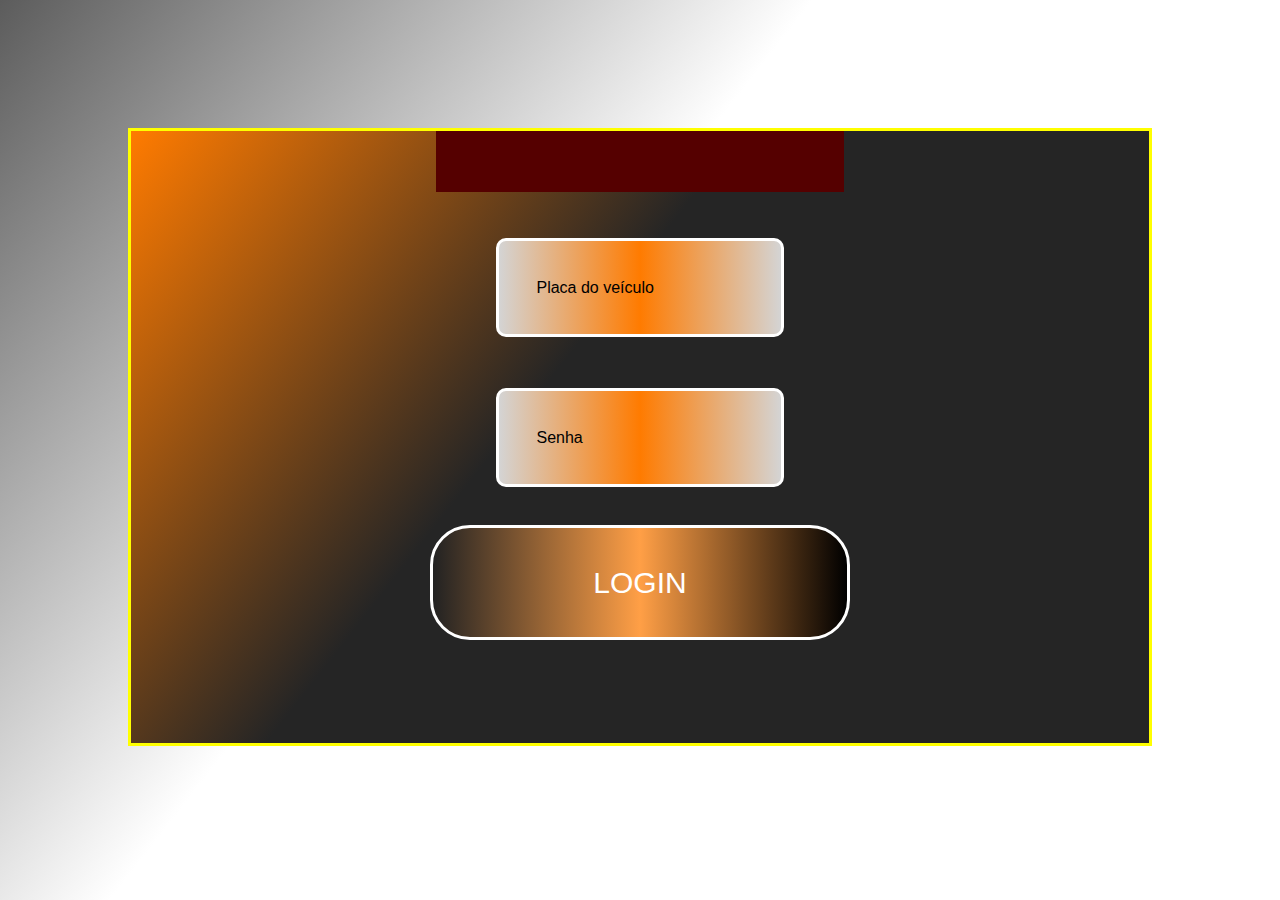
<file: index.html>
<!DOCTYPE html>
<html lang="en">
  <head>
    <meta charset="UTF-8" />
    <meta http-equiv="X-UA-Compatible" content="IE=edge" />
    <meta name="viewport" content="width=device-width, initial-scale=1.0" />
    <link rel="stylesheet" href="./css/main.css" />
    <title>High-End</title>
  </head>
  <body>
    <div class="loginContainer">
      <div class="loginBox">
        <div class="logo"></div>
        <form action="/action_page.php">
          <input
            class="formInput"
            type="text"
            id="plate"
            name="plate"
            placeholder="Placa do veículo"
          />
          <input
            class="formInput"
            type="password"
            id="password"
            name="password"
            placeholder="Senha"
          />
          <input class="button" type="submit" value="LOGIN" />
        </form>
      </div>
    </div>
  </body>
</html>
</file>
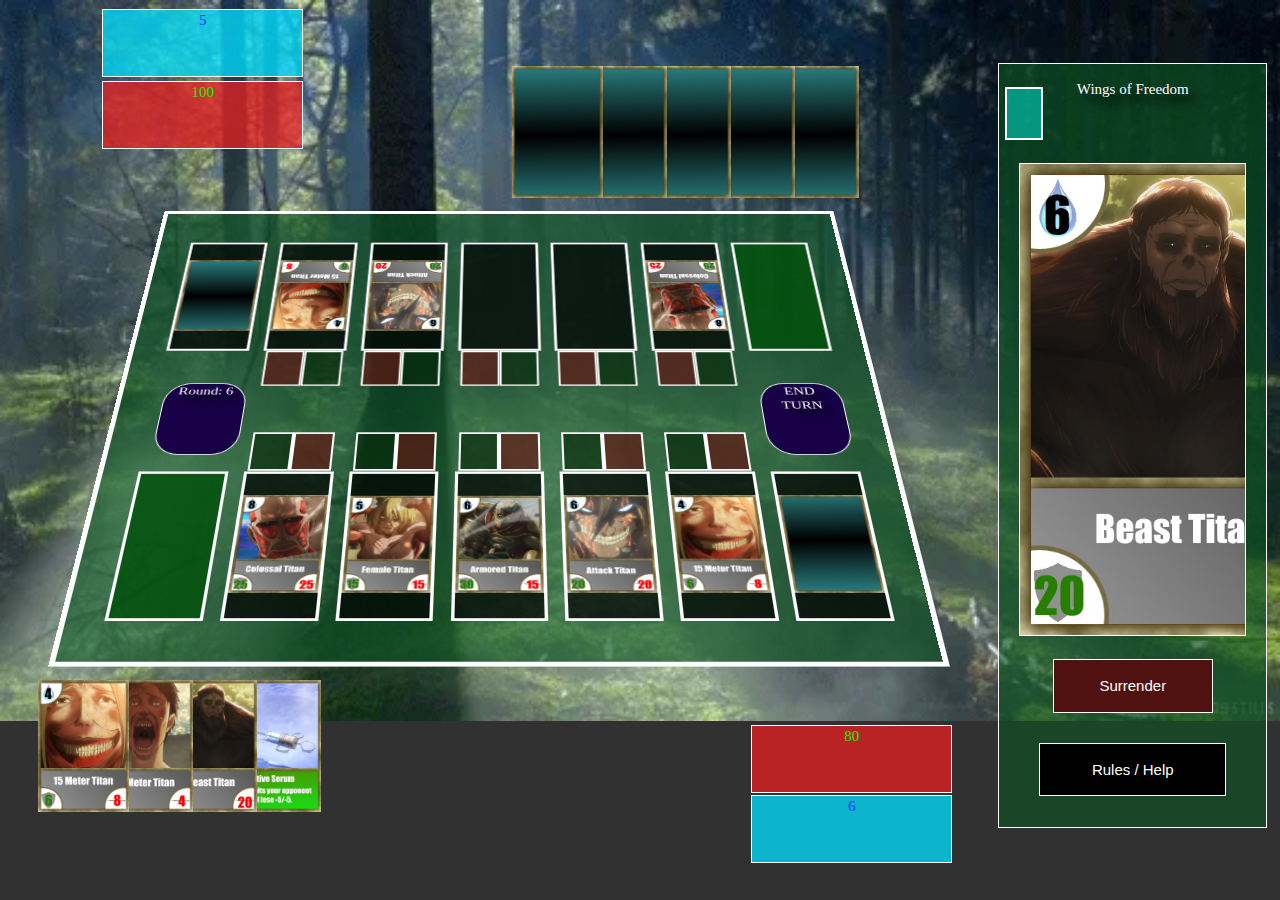
<file: cardgame/wof.html>
<!DOCTYPE html>
<html lang="en">
  <head>
    <meta charset="UTF-8" />
    <meta http-equiv="X-UA-Compatible" content="IE=edge" />
    <meta name="viewport" content="width=device-width, initial-scale=1.0" />
    <title>Wings of Freedom</title>
    <link rel="stylesheet" href="./css/cardgame.css" />
    <link rel="stylesheet" href="./css/info.css" />
    <link rel="stylesheet" href="./css/buttons.css" />
    <link rel="stylesheet" href="./css/hand.css" />
  </head>
  <body>
    <div class="board">
      <div id="passRoundButton">END<br />TURN</div>
      <div id="roundInfo">Round: 6</div>

      <div class="opponentBoard">
        <ul class="boardZoneUl" id="opponentBoardUl">
          <li class="boardZoneLi deckZone" id="opponentDeckZone"></li>
          <li class="boardZoneLi mainZone" id="opponentMainZone5">
            <div id="opponentMonster5Attack" class="statsAttack"></div>
            <div id="opponentMonster5Defense" class="statsDefense"></div>
          </li>
          <li class="boardZoneLi mainZone" id="opponentMainZone4">
            <div id="opponentMonster4Attack" class="statsAttack"></div>
            <div id="opponentMonster4Defense" class="statsDefense"></div>
          </li>
          <li class="boardZoneLi mainZone" id="opponentMainZone3">
            <div id="opponentMonster3Attack" class="statsAttack"></div>
            <div id="opponentMonster3Defense" class="statsDefense"></div>
          </li>
          <li class="boardZoneLi mainZone" id="opponentMainZone2">
            <div id="opponentMonster2Attack" class="statsAttack"></div>
            <div id="opponentMonster2Defense" class="statsDefense"></div>
          </li>
          <li class="boardZoneLi mainZone" id="opponentMainZone1">
            <div id="opponentMonster1Attack" class="statsAttack"></div>
            <div id="opponentMonster1Defense" class="statsDefense"></div>
          </li>
          <li class="boardZoneLi spellZone" id="opponentSpellZone"></li>
        </ul>
      </div>
      <div class="playerBoard">
        <ul class="boardZoneUl" id="playerBoardUl">
          <li class="boardZoneLi spellZone" id="playerSpellZone"></li>
          <li class="boardZoneLi mainZone" id="playerMainZone1">
            <div id="playerMonster1Attack" class="statsAttack"></div>
            <div id="playerMonster1Defense" class="statsDefense"></div>
          </li>
          <li class="boardZoneLi mainZone" id="playerMainZone2">
            <div id="playerMonster2Attack" class="statsAttack"></div>
            <div id="playerMonster2Defense" class="statsDefense"></div>
          </li>
          <li class="boardZoneLi mainZone" id="playerMainZone3">
            <div id="playerMonster3Attack" class="statsAttack"></div>
            <div id="playerMonster3Defense" class="statsDefense"></div>
          </li>
          <li class="boardZoneLi mainZone" id="playerMainZone4">
            <div id="playerMonster4Attack" class="statsAttack"></div>
            <div id="playerMonster4Defense" class="statsDefense"></div>
          </li>
          <li class="boardZoneLi mainZone" id="playerMainZone5">
            <div id="playerMonster5Attack" class="statsAttack"></div>
            <div id="playerMonster5Defense" class="statsDefense"></div>
          </li>
          <li class="boardZoneLi deckZone" id="playerDeckZone"></li>
        </ul>
      </div>
    </div>

    <div class="hpManaBar" id="hpPlayer">80</div>
    <div class="hpManaBar" id="manaPlayer">6</div>

    <div class="hpManaBar" id="hpOpponent">100</div>
    <div class="hpManaBar" id="manaOpponent">5</div>

    <div id="playerHand1" class="cardInHandPlayer"></div>
    <div id="playerHand2" class="cardInHandPlayer"></div>
    <div id="playerHand3" class="cardInHandPlayer"></div>
    <div id="playerHand4" class="cardInHandPlayer"></div>
    <div id="playerHand5" class="cardInHandPlayer"></div>
    <div id="playerHand6" class="cardInHandPlayer"></div>
    <div id="playerHand7" class="cardInHandPlayer"></div>
    <div id="playerHand8" class="cardInHandPlayer"></div>
    <div id="playerHand9" class="cardInHandPlayer"></div>
    <div id="playerHand10" class="cardInHandPlayer"></div>
    <div id="playerHand11" class="cardInHandPlayer"></div>

    <div id="opponentHand1" class="cardInHandOpponent"></div>
    <div id="opponentHand2" class="cardInHandOpponent"></div>
    <div id="opponentHand3" class="cardInHandOpponent"></div>
    <div id="opponentHand4" class="cardInHandOpponent"></div>
    <div id="opponentHand5" class="cardInHandOpponent"></div>
    <div id="opponentHand6" class="cardInHandOpponent"></div>
    <div id="opponentHand7" class="cardInHandOpponent"></div>
    <div id="opponentHand8" class="cardInHandOpponent"></div>
    <div id="opponentHand9" class="cardInHandOpponent"></div>
    <div id="opponentHand10" class="cardInHandOpponent"></div>
    <div id="opponentHand11" class="cardInHandOpponent"></div>

    <div id="info">
      <div id="logoInfo">Wings of Freedom</div>
      <div id="mute"></div>
      <div id="screen"></div>
      <button id="surrenderButton" onClick="window.location.reload()">
        Surrender
      </button>
      <button id="rulesButton">Rules / Help</button>
    </div>
    <script src="./js/new.js"></script>
  </body>
</html>
</file>
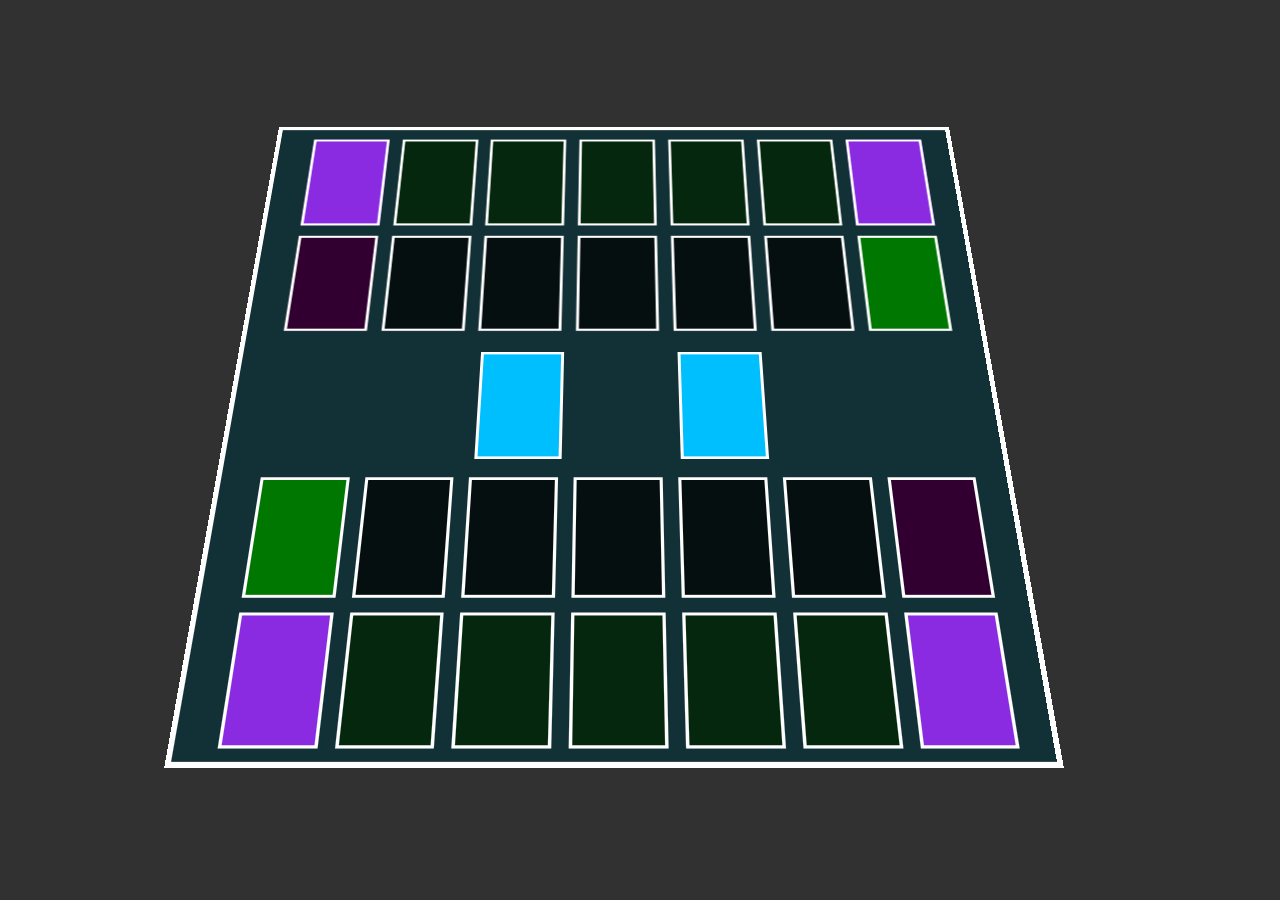
<file: cardgame/arc-v/arc-v.html>
<!DOCTYPE html>
<html lang="en">
  <head>
    <meta charset="UTF-8" />
    <meta http-equiv="X-UA-Compatible" content="IE=edge" />
    <meta name="viewport" content="width=device-width, initial-scale=1.0" />
    <title>Document</title>
    <link rel="stylesheet" href="arc-v.css" />
  </head>
  <body>
    <div class="board">
      <div class="opponentBoard">
        <ul class="boardZoneUl">
              <li class="boardZoneLi deckZone" id="opponentDeckZone"></li>
              <li class="boardZoneLi spellZone" id="opponentSpellZone5"></li>
              <li class="boardZoneLi spellZone" id="opponentSpellZone4"></li>
              <li class="boardZoneLi spellZone" id="opponentSpellZone3"></li>
              <li class="boardZoneLi spellZone" id="opponentSpellZone2"></li>
              <li class="boardZoneLi spellZone" id="opponentSpellZone1"></li>
              <li class="boardZoneLi extraDeckZone" id="opponentExtraDeckZone"></li>
          </ul>
         <ul class="boardZoneUl">
              <li class="boardZoneLi graveyardZone" id="opponentGraveyeardZone"></li>
              <li class="boardZoneLi monsterZone" id="opponentMonsterZone5"></li>
              <li class="boardZoneLi monsterZone" id="opponentMonsterZone4"></li>
              <li class="boardZoneLi monsterZone" id="opponentMonsterZone3"></li>
              <li class="boardZoneLi monsterZone" id="opponentMonsterZone2"></li>
              <li class="boardZoneLi monsterZone" id="opponentMonsterZone1"></li>
              <li class="boardZoneLi fieldZone" id="opponentFieldZone"></li>
          </ul>
      </div>
       <div class="neutralBoard">
          <ul class="boardZoneUl">
              <li class="boardZoneLi extraZone" id="extraZone1"></li>
              <li class="boardZoneLi extraZone" id="extraZoneFiller"></li>
              <li class="boardZoneLi extraZone" id="extraZone2"></li>
          </ul>
        </div>
      <div class="playerBoard">
        <ul class="boardZoneUl">
              <li class="boardZoneLi fieldZone" id="playerFieldZone"></li>
              <li class="boardZoneLi monsterZone" id="playerMonsterZone1"></li>
              <li class="boardZoneLi monsterZone" id="playerMonsterZone2"></li>
              <li class="boardZoneLi monsterZone" id="playerMonsterZone3"></li>
              <li class="boardZoneLi monsterZone" id="playerMonsterZone4"></li>
              <li class="boardZoneLi monsterZone" id="playerMonsterZone5"></li>
              <li class="boardZoneLi graveyardZone" id="playerGraveyeardZone"></li>
          </ul>
         <ul class="boardZoneUl">
              <li class="boardZoneLi extraDeckZone" id="playerExtraDeckZone"></li>
              <li class="boardZoneLi spellZone" id="playerSpellZone1"></li>
              <li class="boardZoneLi spellZone" id="playerSpellZone2"></li>
              <li class="boardZoneLi spellZone" id="playerSpellZone3"></li>
              <li class="boardZoneLi spellZone" id="playerSpellZone4"></li>
              <li class="boardZoneLi spellZone" id="playerSpellZone5"></li>
              <li class="boardZoneLi deckZone" id="playerDeckZone"></li>
          </ul>
      </div>
    </div>
  </body>
  </body>
</html>
</file>
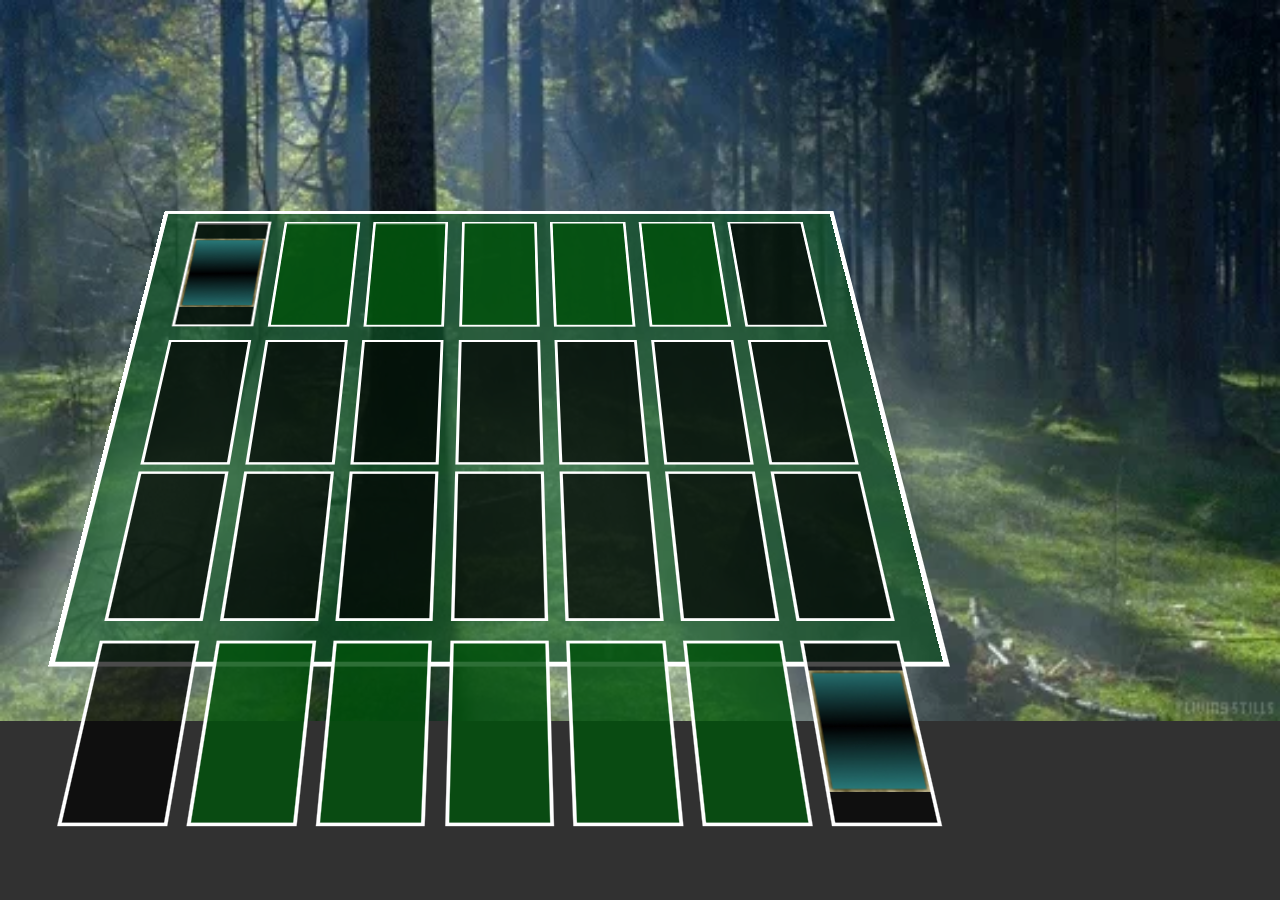
<file: cardgame/bu/cardgame.html>
<!DOCTYPE html>
<html lang="en">
  <head>
    <meta charset="UTF-8" />
    <meta http-equiv="X-UA-Compatible" content="IE=edge" />
    <meta name="viewport" content="width=device-width, initial-scale=1.0" />
    <title>Document</title>
    <link rel="stylesheet" href="../css/cardgame.css" />
  </head>
  <body>
    <div class="board">
      <div class="opponentBoard">
        <ul class="boardZoneUl">
              <li class="boardZoneLi deckZone" id="opponentDeckZone"></li>
              <li class="boardZoneLi spellZone" id="opponentSpellZone5"></li>
              <li class="boardZoneLi spellZone" id="opponentSpellZone4"></li>
              <li class="boardZoneLi spellZone" id="opponentSpellZone3"></li>
              <li class="boardZoneLi spellZone" id="opponentSpellZone2"></li>
              <li class="boardZoneLi spellZone" id="opponentSpellZone1"></li>
              <li class="boardZoneLi extraDeckZone" id="opponentExtraDeckZone"></li>
          </ul>
         <ul class="boardZoneUl">
              <li class="boardZoneLi graveyardZone" id="opponentGraveyeardZone"></li>
              <li class="boardZoneLi monsterZone" id="opponentMonsterZone5"></li>
              <li class="boardZoneLi monsterZone" id="opponentMonsterZone4"></li>
              <li class="boardZoneLi monsterZone" id="opponentMonsterZone3"></li>
              <li class="boardZoneLi monsterZone" id="opponentMonsterZone2"></li>
              <li class="boardZoneLi monsterZone" id="opponentMonsterZone1"></li>
              <li class="boardZoneLi fieldZone" id="opponentFieldZone"></li>
          </ul>
      </div>
       <div class="neutralBoard">
          <ul class="boardZoneUl">
              <li class="boardZoneLi neutralZone" id="neutralZone1"></li>
              <li class="boardZoneLi neutralZone" id="neutralZoneFiller"></li>
              <li class="boardZoneLi neutralZone" id="neutralZone3"></li>
          </ul>
        </div>
      <div class="playerBoard">
        <ul class="boardZoneUl">
              <li class="boardZoneLi fieldZone" id="playerFieldZone"></li>
              <li class="boardZoneLi monsterZone" id="playerMonsterZone1"></li>
              <li class="boardZoneLi monsterZone" id="playerMonsterZone2"></li>
              <li class="boardZoneLi monsterZone" id="playerMonsterZone3"></li>
              <li class="boardZoneLi monsterZone" id="playerMonsterZone4"></li>
              <li class="boardZoneLi monsterZone" id="playerMonsterZone5"></li>
              <li class="boardZoneLi graveyardZone" id="playerGraveyeardZone"></li>
          </ul>
         <ul class="boardZoneUl">
              <li class="boardZoneLi extraDeckZone" id="playerExtraDeckZone"></li>
              <li class="boardZoneLi spellZone" id="playerSpellZone1"></li>
              <li class="boardZoneLi spellZone" id="playerSpellZone2"></li>
              <li class="boardZoneLi spellZone" id="playerSpellZone3"></li>
              <li class="boardZoneLi spellZone" id="playerSpellZone4"></li>
              <li class="boardZoneLi spellZone" id="playerSpellZone5"></li>
              <li class="boardZoneLi deckZone" id="playerDeckZone"></li>
          </ul>
      </div>
    </div>
  </body>
  </body>
</html>
</file>
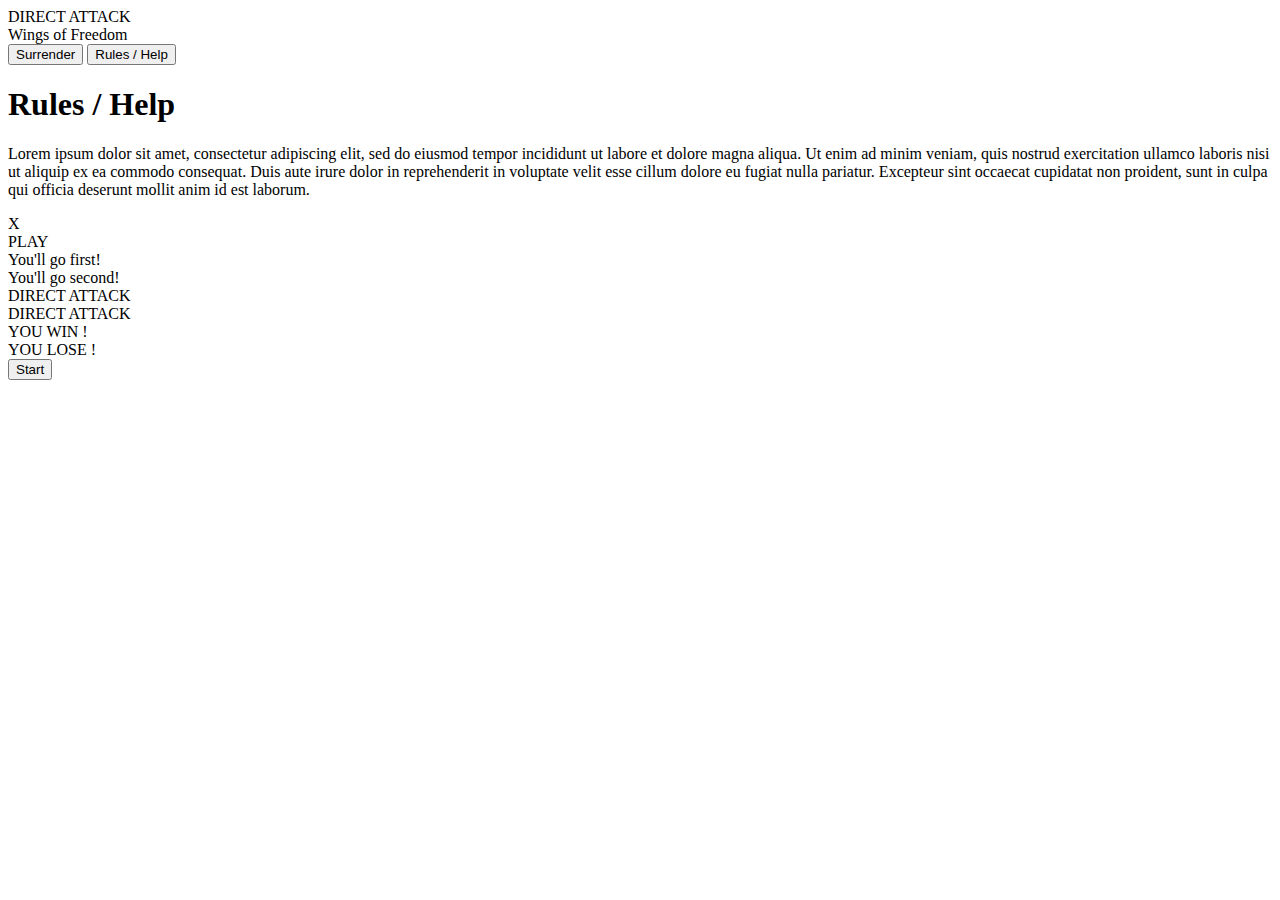
<file: cardgame/bu/cg5.html>
<!DOCTYPE html>
<html lang="en">
  <head>
    <meta charset="UTF-8" />
    <meta name="viewport" content="width=device-width, initial-scale=1.0" />
    <title>Wings of Freedom</title>
    <link rel="stylesheet" href="C:\Users\joao\Desktop\cg\cg5.css" />
  </head>
  <body onload="tittleScreen()">
    <div id="board"></div>

    <audio autoplay>
      <source
        src="file:///C:/Users/joao/Desktop/cg/art/sound/shingeki_no_kyojin_attack_on_titan_fight_theme_5935666973512431596.mp3"
        type="audio/mp3"
      />
    </audio>
    <div id="playerSpellSlot"></div>
    <div id="playerMonsterSlot1"></div>
    <div id="playerMonsterSlot2"></div>
    <div id="playerMonsterSlot3"></div>
    <div id="playerMonsterSlot4"></div>
    <div id="playerMonsterSlot5"></div>
    <div id="playerDeck"></div>

    <div id="opponentDeck"></div>
    <div id="opponentMonsterSlot1"></div>
    <div id="opponentMonsterSlot2"></div>
    <div id="opponentMonsterSlot3"></div>
    <div id="opponentMonsterSlot4"></div>
    <div id="opponentMonsterSlot5"></div>
    <div id="opponentSpellSlot"></div>

    <div id="opponentMonsterSlot1Attacked" class="cardSlotAttacked"></div>
    <div id="opponentMonsterSlot2Attacked" class="cardSlotAttacked"></div>
    <div id="opponentMonsterSlot3Attacked" class="cardSlotAttacked"></div>
    <div id="opponentMonsterSlot4Attacked" class="cardSlotAttacked"></div>
    <div id="opponentMonsterSlot5Attacked" class="cardSlotAttacked"></div>
    <div id="directAttackTarget">DIRECT ATTACK</div>

    <div id="hpPlayer"></div>
    <div id="manaPlayer"></div>

    <div id="hpOpponent"></div>
    <div id="manaOpponent"></div>

    <div id="playerHand1" class="cardInHand"></div>
    <div id="playerHand2" class="cardInHand"></div>
    <div id="playerHand3" class="cardInHand"></div>
    <div id="playerHand4" class="cardInHand"></div>
    <div id="playerHand5" class="cardInHand"></div>
    <div id="playerHand6" class="cardInHand"></div>
    <div id="playerHand7" class="cardInHand"></div>
    <div id="playerHand8" class="cardInHand"></div>
    <div id="playerHand9" class="cardInHand"></div>
    <div id="playerHand10" class="cardInHand"></div>
    <div id="playerHand11" class="cardInHand"></div>

    <div id="opponentHand1" class="cardInOpponentHand"></div>
    <div id="opponentHand2" class="cardInOpponentHand"></div>
    <div id="opponentHand3" class="cardInOpponentHand"></div>
    <div id="opponentHand4" class="cardInOpponentHand"></div>
    <div id="opponentHand5" class="cardInOpponentHand"></div>
    <div id="opponentHand6" class="cardInOpponentHand"></div>
    <div id="opponentHand7" class="cardInOpponentHand"></div>
    <div id="opponentHand8" class="cardInOpponentHand"></div>
    <div id="opponentHand9" class="cardInOpponentHand"></div>
    <div id="opponentHand10" class="cardInOpponentHand"></div>
    <div id="opponentHand11" class="cardInOpponentHand"></div>

    <div id="info">
      <div id="logoInfo">Wings of Freedom</div>
      <div id="mute" onclick="muteUnmute()"></div>
      <div id="screen"></div>
      <button id="surrenderButton" onClick="window.location.reload()">
        Surrender
      </button>
      <button id="rulesButton" onclick="helpButton()">Rules / Help</button>
    </div>

    <div id="rulesHelp">
      <h1>Rules / Help</h1>
      <p>
        Lorem ipsum dolor sit amet, consectetur adipiscing elit, sed do eiusmod
        tempor incididunt ut labore et dolore magna aliqua. Ut enim ad minim
        veniam, quis nostrud exercitation ullamco laboris nisi ut aliquip ex ea
        commodo consequat. Duis aute irure dolor in reprehenderit in voluptate
        velit esse cillum dolore eu fugiat nulla pariatur. Excepteur sint
        occaecat cupidatat non proident, sunt in culpa qui officia deserunt
        mollit anim id est laborum.
      </p>
    </div>
    <div id="rulesHelpX" onclick="closeHelp()">X</div>

    <div id="clickedCard"></div>
    <div id="clickedCardField"></div>
    <div id="playCard" onclick="playCard()">PLAY</div>
    <div id="currentRound"></div>
    <div id="attackButton" onclick="attack()"></div>
    <div id="passRoundButton" onclick="passRound()"></div>
    <div id="roundAlert"></div>

    <div id="youGoFirst">You'll go first!</div>
    <div id="youGoSecond">You'll go second!</div>

    <div id="playerMonster1Attack" class="statsAttack"></div>
    <div id="playerMonster1Defense" class="statsDefense"></div>

    <div id="playerMonster2Attack" class="statsAttack"></div>
    <div id="playerMonster2Defense" class="statsDefense"></div>

    <div id="playerMonster3Attack" class="statsAttack"></div>
    <div id="playerMonster3Defense" class="statsDefense"></div>

    <div id="playerMonster4Attack" class="statsAttack"></div>
    <div id="playerMonster4Defense" class="statsDefense"></div>

    <div id="playerMonster5Attack" class="statsAttack"></div>
    <div id="playerMonster5Defense" class="statsDefense"></div>

    <div id="opponentMonster1Attack" class="statsAttack"></div>
    <div id="opponentMonster1Defense" class="statsDefense"></div>

    <div id="opponentMonster2Attack" class="statsAttack"></div>
    <div id="opponentMonster2Defense" class="statsDefense"></div>

    <div id="opponentMonster3Attack" class="statsAttack"></div>
    <div id="opponentMonster3Defense" class="statsDefense"></div>

    <div id="opponentMonster4Attack" class="statsAttack"></div>
    <div id="opponentMonster4Defense" class="statsDefense"></div>

    <div id="opponentMonster5Attack" class="statsAttack"></div>
    <div id="opponentMonster5Defense" class="statsDefense"></div>

    <div id="opponent1AttackAnimation"></div>
    <div id="opponent2AttackAnimation"></div>
    <div id="opponent3AttackAnimation"></div>
    <div id="opponent4AttackAnimation"></div>
    <div id="opponent5AttackAnimation"></div>

    <div id="player1AttackAnimation"></div>
    <div id="player2AttackAnimation"></div>
    <div id="player3AttackAnimation"></div>
    <div id="player4AttackAnimation"></div>
    <div id="player5AttackAnimation"></div>
    <div id="directAttackAnimation">DIRECT ATTACK</div>
    <div id="directAttackPlayerAnimation">DIRECT ATTACK</div>

    <div id="coin">
      <div id="front"></div>
      <div id="back"></div>
    </div>

    <div id="youWin">YOU WIN !</div>
    <div id="youLose">YOU LOSE !</div>

    <div id="playerMonsterSlot1Attacked" class="cardSlotAttacked"></div>
    <div id="playerMonsterSlot2Attacked" class="cardSlotAttacked"></div>
    <div id="playerMonsterSlot3Attacked" class="cardSlotAttacked"></div>
    <div id="playerMonsterSlot4Attacked" class="cardSlotAttacked"></div>
    <div id="playerMonsterSlot5Attacked" class="cardSlotAttacked"></div>

    <div id="startScreen"></div>
    <div id="logo"></div>
    <button id="startButton" onclick="start()">Start</button>

    <script src="C:\Users\joao\Desktop\cg\cg5.js"></script>
  </body>
</html>
</file>
<file: css/main.css>
* {
  padding: 0;
  margin: 0;
  box-sizing: border-box;
}

.loginContainer {
  background-image: linear-gradient(
    128deg,
    rgba(92, 92, 92, 1) 0%,
    rgba(255, 255, 255, 1) 41%
  );
  height: 100vh;
  width: 100vw;
  padding-top: 10%;
}

.loginBox {
  border: 3px solid yellow;
  margin: auto;
  height: 80%;
  width: 80%;
  background-image: linear-gradient(
    128deg,
    rgb(255, 123, 0) 0%,
    rgb(37, 37, 37) 41%
  );
  text-align: center;
}

form {
  display: inline-block;
  /* border: 3px solid rgb(0, 8, 119); */
  line-height: 150px;
}

form ::placeholder {
  color: rgb(0, 0, 0);
}

.logo {
  margin-left: 30%;
  height: 10%;
  width: 40%;
  background: rgb(85, 0, 0);
  margin-bottom: 2%;
}

.formLabel {
  font-size: 40px;
  color: rgb(255, 68, 0);
  margin: auto;
}

.formInput {
  background: #2b2b2b;
  background: -webkit-linear-gradient(to right, #d4d4d4, #ff7b00, #d4d4d4);
  background: linear-gradient(to right, #d4d4d4, #ff7b00, #d4d4d4);
  padding: 7%;
  border: 3px solid rgb(255, 255, 255);
  border-radius: 10px;
  font-size: 16px;
  color: white;
  transition: 0.3s;
}

.formInput:hover {
  background: #2b2b2b;
  background: -webkit-linear-gradient(to right, #222222, #ff9f46, #000000);
  background: linear-gradient(to right, #222222, #ff9f46, #000000);
  transform: scale(1.075);
  transition: 0.3s;
  border: 3px solid rgb(148, 148, 148);
  color: white;
}

.button {
  background: #ffffff;
  background: -webkit-linear-gradient(to right, #222222, #ff9f46, #000000);
  background: linear-gradient(to right, #222222, #ff9f46, #000000);
  border-radius: 40px;
  cursor: pointer;
  font-size: 30px;
  padding: 7%;
  padding-left: 30%;
  padding-right: 30%;
  color: rgb(255, 255, 255);
  border: 3px solid rgb(255, 255, 255);
  transition: 0.3s;
}

.button:hover {
  background: #2b2b2b;
  background: -webkit-linear-gradient(to right, #d4d4d4, #ff7b00, #d4d4d4);
  background: linear-gradient(to right, #d4d4d4, #ff7b00, #d4d4d4);
  transform: scale(1.075);
  transition: 0.3s;
  border: 3px solid rgb(148, 148, 148);
  color: rgb(0, 0, 0);
  font-size: 31px;
}
</file>
<file: cardgame/css/cardgame.css>
* {
  box-sizing: border-box;
  margin: 0;
  padding: 0;
}

.statsAttack {
  background: rgba(102, 16, 16, 0.637);
  position: absolute;
  border: 2px solid rgb(255, 255, 255);
  height: 30%;
  width: 50%;
  left: 50%;
  top: -32%;
}

.statsDefense {
  background: rgba(4, 37, 8, 0.637);
  position: absolute;
  border: 2px solid rgb(255, 255, 255);
  height: 30%;
  width: 50%;
  top: -32%;
}

body {
  background: rgb(49, 49, 49);
  background-image: url("../art/giphy.webp");
  background-repeat: no-repeat;
  background-size: cover;
}

.board {
  background-color: rgba(11, 83, 33, 0.637);
  position: absolute;
  width: 60%;
  height: 70%;
  top: 10%;
  border: 5px solid rgb(255, 255, 255);
  left: 9%;
  transform: perspective(1500px) rotateX(45deg);
}

.opponentBoard {
  /* background: rgba(172, 255, 47, 0.589); */
  width: 100%;
  height: 40%;
  display: block;
  position: absolute;
  top: 0%;
  left: 0%;
}

#opponentBoardUl {
  margin-top: 5%;
}

.playerBoard {
  /* background: rgba(47, 137, 255, 0.589); */
  width: 100%;
  height: 40%;
  display: block;
  position: absolute;
  top: 62%;
  left: 0%;
}

.boardZoneUl {
  height: 80%;
  width: 100%;
  margin-left: 4.5%;
  display: flex;
}

.boardZoneLi {
  background: rgba(0, 0, 0, 0.705);
  margin: 0;
  padding: 0;
  display: inline-block;
  height: 89.5%;
  width: 11.3%;
  border: 3px solid rgb(255, 255, 255);
  margin-top: 2%;
  margin-right: 2%;
  background-position: center;
  background-size: contain;
  background-repeat: no-repeat;
  transition: 0.1s;
}

.spellZone {
  background: rgba(0, 80, 11, 0.822);
}

.deckZone {
  background-image: url("../art/cover.jpg");
}

#opponentDeckZone,
#opponentMainZone5,
#opponentMainZone4,
#opponentMainZone3,
#opponentMainZone2,
#opponentMainZone1,
#opponentSpellZone {
  transform: rotate(180deg);
}

#playerDeckZone,
#playerMainZone5,
#playerMainZone4,
#playerMainZone3,
#playerMainZone2,
#playerMainZone1,
#playerSpellZone {
  transform: rotate(0deg);
}

.boardZoneLi:hover {
  border: 3px solid rgb(255, 0, 0);
  transition: 0.1s;
}

#playerMainZone1 {
  background-image: url("../art/colossal.jpg");
}

#playerMainZone2 {
  background-image: url("../art/female.jpg");
}

#playerMainZone3 {
  background-image: url("../art/armored.jpg");
}

#playerMainZone4 {
  background-image: url("../art/attack.jpg");
}

#playerMainZone5 {
		  background-image: url("../art/15\ meter\ 1.jpg");
}

	#opponentMainZone1 {
		  background-image: url("../art/colossal.jpg");
		}

		#opponentMainZone2 {
		  /* background-image: url("../art/female.jpg"); */
		}

		#opponentMainZone3 {
		  /* background-image: url("../art/armored.jpg"); */
		}

		#opponentMainZone4 {
		  background-image: url("../art/attack.jpg");
		}

		#opponentMainZone5 {
		  background-image: url("../art/15\ meter\ 1.jpg");
		}
</file>
<file: cardgame/css/info.css>
#info {
  background: rgba(11, 83, 33, 0.637);
  background-size: contain;
  width: 21%;
  height: 85%;
  border: 1px solid rgb(255, 255, 255);
  position: absolute;
  top: 7%;
  left: 78%;
}

#screen {
  background-image: url("../art/beast.jpg");
  background-size: cover;
  width: 85%;
  height: 62%;
  background-color: rgba(32, 29, 31, 0.753);
  border: 1px solid rgb(255, 255, 255);
  margin: left;
  position: relative;
  top: 13%;
  left: 7.5%;
}

#logoInfo {
  color: rgb(255, 255, 255);
  font-family: "Impact";
  font-size: 30px;
  text-shadow: 8px 8px 8px #000000;
  text-align: center;
  vertical-align: middle;
  line-height: 100px;
  width: 100%;
  height: 13%;
  position: absolute;
  cursor: pointer;
}

#surrenderButton {
  background-color: #501111;
  border: 0.1em solid #ffffff;
  color: rgb(255, 255, 255);
  width: 60%;
  height: 7%;
  text-align: center;
  font-size: 22px;
  position: absolute;
  top: 78%;
  left: 20%;
  cursor: pointer;
}

#rulesButton {
  background-color: #000000;
  border: 0.1em solid #ffffff;
  color: rgb(255, 255, 255);
  width: 70%;
  height: 7%;
  text-align: center;
  font-size: 22px;
  position: absolute;
  top: 89%;
  left: 15%;
  cursor: pointer;
}

#mute {
  /* background-size: cover; */
  /* background-image: url("file:///C:/Users/joao/Desktop/cg/art/final/mute.png"); */
  background-color: #00fff275;
  border: 0.1em solid #ffffff;
  color: rgb(23, 104, 20);
  width: 14%;
  height: 7%;
  text-align: center;
  font-size: 22px;
  position: absolute;
  top: 3%;
  left: 2.2%;
  cursor: pointer;
}

@media (max-width: 1400px) {
  #logoInfo,
  #surrenderButton,
  #rulesButton {
    font-size: 15px;
    line-height: 50px;
  }
}
</file>
<file: cardgame/css/buttons.css>
/* #region HP Mana Bars */
.hpManaBar {
  font-family: "Impact";
  font-size: 35px;
  font: 22;
  text-align: center;
  vertical-align: middle;
  line-height: 70px;
  width: 15.7%;
  height: 7.6%;
  border: 1px solid rgb(255, 255, 255);
  position: absolute;
  transition: all 3s ease;
  pointer-events: none;
}

#hpPlayer {
  color: rgb(20, 243, 0);
  background-color: rgba(231, 31, 31, 0.753);
  top: 80.5%;
  left: 58.7%;
}

#manaPlayer {
  color: rgb(0, 47, 255);
  background-color: rgba(0, 225, 255, 0.753);
  top: 88.3%;
  left: 58.7%;
}

#manaOpponent {
  color: rgb(0, 47, 255);
  background-color: rgba(0, 225, 255, 0.753);
  top: 1%;
  left: 8%;
}

#hpOpponent {
  color: rgb(20, 243, 0);
  background-color: rgba(231, 31, 31, 0.753);
  top: 9%;
  left: 8%;
}
/* #endregion */

#passRoundButton {
  background-color: #180046;
  border: 1px solid #ffffff;
  color: rgb(255, 255, 255);
  font-family: "Impact";
  font-size: 30px;
  text-shadow: 8px 8px 8px #000000;
  text-align: center;
  vertical-align: middle;
  border-radius: 30%;
  line-height: 45px;
  width: 11%;
  height: 16%;
  position: absolute;
  top: 45%;
  left: 84.5%;
  opacity: 1;
  transition: all 3s ease;
  cursor: pointer;
}

#roundInfo {
  background-color: #180046;
  border: 1px solid #ffffff;
  color: rgb(255, 255, 255);
  font-family: "Impact";
  font-size: 30px;
  text-shadow: 8px 8px 8px #000000;
  text-align: center;
  vertical-align: middle;
  border-radius: 30%;
  line-height: 100px;
  width: 11%;
  height: 16%;
  position: absolute;
  top: 45%;
  left: 5.5%;
  opacity: 1;
  transition: all 3s ease;
}

@media (max-width: 1400px) {
  #passRoundButton,
  #roundInfo,
  #hpPlayer,
  #hpOpponent,
  #manaPlayer,
  #manaOpponent {
    font-size: 15px;
    line-height: 20px;
  }
}
</file>
<file: cardgame/css/hand.css>
/* #region player hand */
.cardInHandPlayer {
  background-size: cover;
  width: 7.1%;
  height: 22%;
  transform: scale(1);
  position: absolute;
  background-size: contain;
  background-repeat: no-repeat;
  top: 75.5%;
  pointer-events: auto;
  transition: transform 0.5s;
}
#playerHand1 {
  left: 3%;
  z-index: 11;
  background-image: url("../art/15\ meter\ 1.jpg");
}
#playerHand2 {
  left: 8%;
  z-index: 10;
  background-image: url("../art/8\ meter\ 1.jpg");
}
#playerHand3 {
  left: 13%;
  z-index: 9;
  background-image: url("../art/beast.jpg");
}
#playerHand4 {
  left: 18%;
  z-index: 8;
  background-image: url("../art/Serum\ 1.jpg");
}
#playerHand5 {
  left: 23%;
  z-index: 7;
}
#playerHand6 {
  left: 28%;
  z-index: 6;
}
#playerHand7 {
  left: 32%;
  z-index: 5;
}
#playerHand8 {
  left: 37%;
  z-index: 4;
}
#playerHand9 {
  left: 42%;
  z-index: 3;
}
#playerHand10 {
  left: 47%;
  z-index: 2;
}
#playerHand11 {
  left: 52%;
  z-index: 1;
}

#playerHand1:hover,
#playerHand2:hover,
#playerHand3:hover,
#playerHand4:hover,
#playerHand5:hover,
#playerHand6:hover,
#playerHand7:hover,
#playerHand8:hover,
#playerHand9:hover,
#playerHand10:hover,
#playerHand11:hover {
  transform: scale(1.1);
  transition: transform 0.5s;
}

#playerHand1:active,
#playerHand2:active,
#playerHand3:active,
#playerHand4:active,
#playerHand5:active,
#playerHand6:active,
#playerHand7:active,
#playerHand8:active,
#playerHand9:active,
#playerHand10:active,
#playerHand11:active {
  transform: scale(1.2);
  transition: transform 0.5s;
  z-index: 20;
}
/* #endregion */

/* #region opponent hand */
.cardInHandOpponent {
  background-image: url("../art/cover.jpg");
  transform: rotate(180deg);
  background-size: contain;
  background-repeat: no-repeat;
  width: 7.1%;
  height: 22%;
  position: absolute;
}

#opponentHand1 {
  left: 60%;
  opacity: 1;
}

#opponentHand2 {
  left: 55%;
  opacity: 1;
}

#opponentHand3 {
  left: 50%;
  opacity: 1;
}

#opponentHand4 {
  left: 45%;
  opacity: 1;
}

#opponentHand5 {
  left: 40%;
  opacity: 1;
}

#opponentHand6 {
  left: 35%;
  opacity: 0;
}

#opponentHand7 {
  left: 30%;
  opacity: 0;
}

#opponentHand8 {
  left: 25%;
  opacity: 0;
}

#opponentHand9 {
  left: 20%;
  opacity: 0;
}

#opponentHand10 {
  left: 15%;
  opacity: 0;
}

#opponentHand11 {
  left: 10%;
  opacity: 0;
}
/* #endregion */
</file>
<file: cardgame/arc-v/arc-v.css>
* {
  box-sizing: border-box;
  margin: 0;
  padding: 0;
}


body {
  background: rgb(49, 49, 49);
  background-repeat: no-repeat;
  background-size: cover;
}

.board {
  background-color: rgba(0, 49, 58, 0.637);
  position: absolute;
  width: 60%;
  height:85%;
  top: 2%;
  border: 5px solid rgb(255, 255, 255);
  left: 18%;
  transform: perspective(1500px) rotateX(35deg);
}

.opponentBoard {
  /* background: rgba(0, 0, 0, 0.589); */
  width: 100%;
  height: 40%;
  display: block;
  position: absolute;
  top: 0%;
  left: 0%;
}

#opponentBoardUl {
  margin-top: 5%;
}

.neutralBoard {
  /* background: rgba(172, 255, 47, 0.589); */
  width: 100%;
  height: 20%;
  display: block;
  position: absolute;
  top: 40%;
  left: 0%;
}

.playerBoard {
  /* background: rgba(47, 137, 255, 0.589); */
  width: 100%;
  height: 40%;
  display: block;
  position: absolute;
  top: 60%;
  left: 0%;
}

.boardZoneUl {
  height: 48%;
  width: 100%;
  margin-left: 5%;
  display: flex;
}

.neutralBoard .boardZoneUl {
  height: 96%;
  margin-left: 32%;
}

.boardZoneLi {
  background: rgba(0, 0, 0, 0.705);
  margin: 0;
  padding: 0;
  display: inline-block;
  height: 89.5%;
  width: 11.3%;
  border: 3px solid rgb(255, 255, 255);
  margin-top: 2%;
  margin-right: 2%;
  background-position: center;
  background-size: contain;
  background-repeat: no-repeat;
  transition: 0.1s;
}


#extraZoneFiller{
  opacity: 0;
}

.spellZone {
  background: rgba(0, 36, 5, 0.822);
}

.deckZone,
.extraDeckZone {
  background-color: blueviolet;
}

.graveyardZone {
  background-color: rgb(49, 0, 49);
}

.fieldZone {
  background-color: rgb(0, 119, 0);
}

.extraZone {
  background-color: deepskyblue;
}

#opponentDeckZone,
#opponentSpellZone5,
#opponentSpellZone4,
#opponentSpellZone3,
#opponentSpellZone2,
#opponentSpellZone1,
#opponentExtraDeckZone,
#opponentGraveyeardZone,
#opponentMonsterZone5,
#opponentMonsterZone4,
#opponentMonsterZone3,
#opponentMonsterZone2,
#opponentMonsterZone1,
#opponentFieldZone {
  transform: rotate(180deg);
}

#playerDeckZone,
#playerSpellZone5,
#playerSpellZone4,
#playerSpellZone3,
#playerSpellZone2,
#playerSpellZone1,
#playerExtraDeckZone,
#playerGraveyeardZone,
#playerMonsterZone5,
#playerMonsterZone4,
#playerMonsterZone3,
#playerMonsterZone2,
#playerMonsterZone1,
#playerFieldZone {
  transform: rotate(0deg);
}

.boardZoneLi:hover {
  border: 3px solid rgb(255, 0, 0);
  transition: 0.1s;
}
</file>
